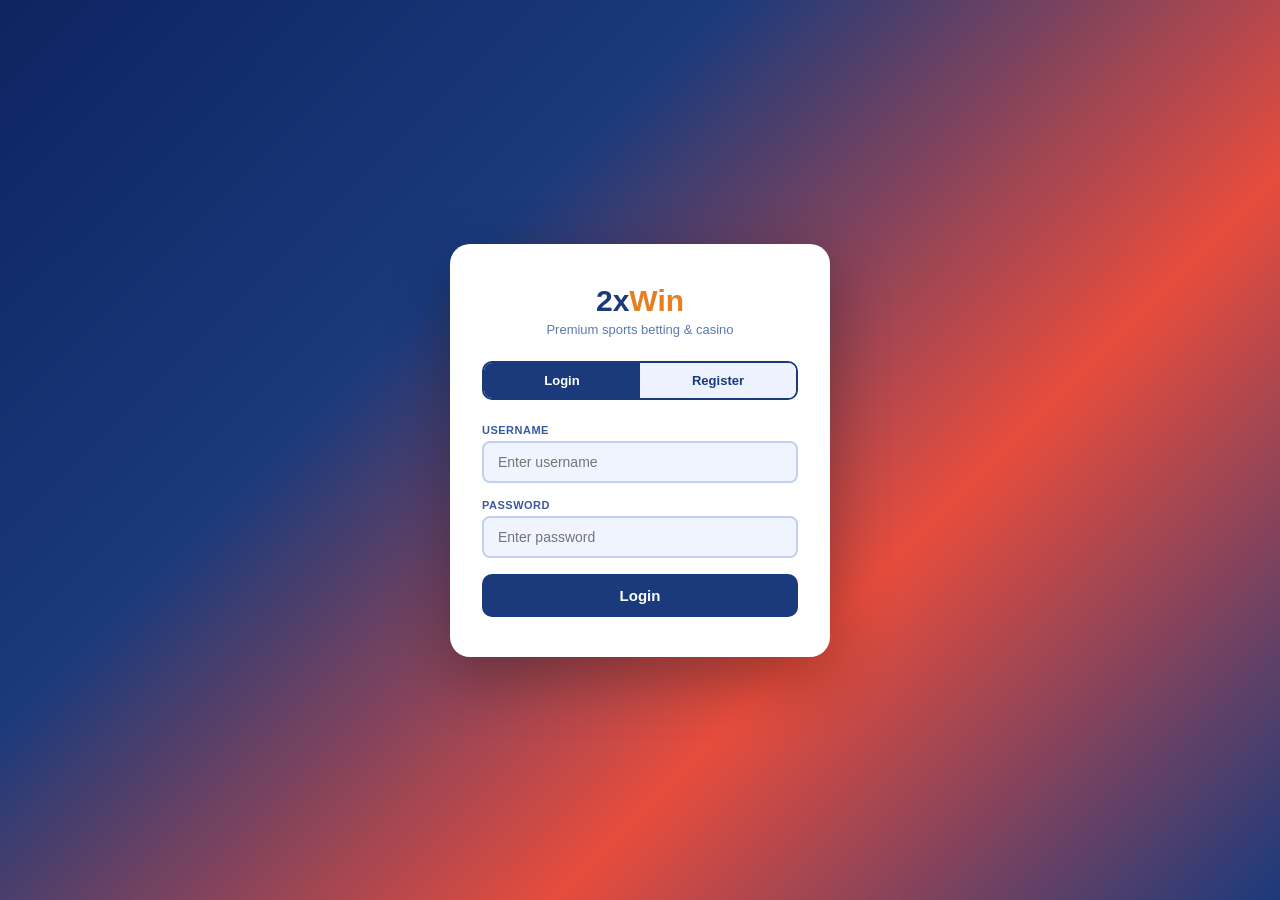
<file: index.html>
<!DOCTYPE html>
<html lang="en">
<head>
<meta charset="UTF-8"/>
<meta http-equiv="Content-Security-Policy" content="default-src 'self' https://*.firebasedatabase.app https://cdnjs.cloudflare.com; script-src 'self' 'unsafe-inline'; style-src 'self' 'unsafe-inline';">
<meta name="robots" content="noindex, nofollow">
<meta name="viewport" content="width=device-width,initial-scale=1.0,maximum-scale=1.0"/>
<title>2xWin</title>
<link rel="stylesheet" href="tc-styles.css"/>
</head>
<body>

<!-- LOADING SCREEN -->
<div id="loading-screen" style="position:fixed;inset:0;background:#050a18;display:flex;flex-direction:column;align-items:center;justify-content:center;z-index:9999;">
  <div style="margin-bottom:24px;">
    <svg width="80" height="80" viewBox="0 0 80 80">
      <circle cx="40" cy="40" r="35" fill="none" stroke="#1a3a7c" stroke-width="6"/>
      <circle cx="40" cy="40" r="35" fill="none" stroke="#4ade80" stroke-width="6" stroke-dasharray="60 160" stroke-linecap="round">
        <animateTransform attributeName="transform" type="rotate" from="0 40 40" to="360 40 40" dur="1s" repeatCount="indefinite"/>
      </circle>
    </svg>
  </div>
  <div style="font-size:26px;font-weight:900;color:#fff;">2x<span style="color:#f6c90e;">Win</span></div>
  <div style="font-size:12px;color:rgba(255,255,255,0.4);margin-top:8px;letter-spacing:2px;">LOADING...</div>
</div>

<!-- AUTH PAGE -->
<div id="p-auth" class="page active">
  <div class="auth-wrap">
    <div class="auth-box">
      <div class="auth-logo">2x<span>Win</span></div>
      <div class="auth-sub">Premium sports betting & casino</div>
      <div class="auth-tabs">
        <div class="auth-tab active" id="tl">Login</div>
        <div class="auth-tab" id="tr">Register</div>
      </div>
      <div id="fl">
        <div class="af"><label>Username</label><input type="text" id="lu" placeholder="Enter username" autocomplete="username"/></div>
        <div class="af"><label>Password</label><input type="password" id="lp" placeholder="Enter password" autocomplete="current-password"/></div>
        <button class="auth-btn" id="lbtn">Login</button>
      </div>
      <div id="fr" style="display:none;">
        <div class="af"><label>Username</label><input type="text" id="ru" placeholder="Choose username"/></div>
        <div class="af"><label>Password</label><input type="password" id="rp" placeholder="Min 4 characters"/></div>
        <div class="af"><label>Confirm Password</label><input type="password" id="rp2" placeholder="Confirm password"/></div>
        <div class="af"><label>Promo Code <span style="color:var(--txt2);font-weight:400;font-size:10px;">(optional)</span></label><input type="text" id="rpromo" placeholder="Enter promo code if you have one" style="text-transform:uppercase;"/></div>
        <div class="af" id="captcha-wrap" style="background:var(--bg2);border:1.5px solid var(--border);border-radius:10px;padding:12px 14px;">
          <div style="display:flex;align-items:center;justify-content:space-between;margin-bottom:8px;">
            <label style="font-size:12px;font-weight:700;color:var(--txt2);text-transform:uppercase;">Verify you are human</label>
            <button type="button" onclick="refreshCaptcha()" style="background:none;border:none;color:var(--accent);font-size:11px;cursor:pointer;font-weight:600;">Refresh</button>
          </div>
          <div style="display:flex;align-items:center;gap:10px;">
            <div id="captcha-q" style="font-size:18px;font-weight:900;color:var(--txt);background:var(--card);padding:8px 16px;border-radius:8px;border:1px solid var(--border);min-width:80px;text-align:center;"></div>
            <span style="font-size:18px;color:var(--txt2);">=</span>
            <input type="number" id="captcha-a" placeholder="?" style="width:70px;padding:8px;border-radius:8px;border:1.5px solid var(--border);background:var(--bg2);color:var(--txt);font-size:16px;font-weight:700;text-align:center;outline:none;"/>
          </div>
          <div id="captcha-err" style="color:#e74c3c;font-size:11px;margin-top:6px;display:none;">Wrong answer. Please try again.</div>
        </div>
        <button class="auth-btn" id="rbtn">Create Account</button>
      </div>
      <div class="aerr" id="aerr"></div>
    </div>
  </div>
</div>

<!-- MAIN APP -->
<div id="app" style="display:none;">
  <div class="top-header" id="top-header">
    <div class="brand">2x<span>Win</span></div>
    <div class="hdr-r">
      <div id="notifbtn" class="hbtn" style="position:relative;cursor:pointer;">🔔<span class="nbadge" id="nbadge" style="display:none;">0</span></div>
      <div class="bal-show" id="bshow">Rs. 0</div>
    </div>
  </div>

  <!-- HOME -->
  <div id="pg-home" class="mcontent page active">

    <!-- SPORTS BETTING -->
    <div id="sport-search-wrap" style="display:none;" class="ssearch">
      <input class="ssinp" id="ssinp" placeholder="Search team, league or sport..."/>
      <button class="ssbtn" id="ssbtn">Search</button>
    </div>
    <div id="sport-cats-wrap" style="display:none;">
      <div class="spcats" id="sport-cats"></div>
    </div>
    <div class="slabel" id="sport-section-label" style="display:none;">⚽ Sports Betting</div>
    <div id="spscroll" style="display:none;"></div>

    <!-- 3. HOT CASINO GAMES -->
    <div class="slabel" id="hot-section-label" style="display:none;">🔥 Hot Games</div>
    <div class="hotscroll" id="hotscroll"></div>
    <div id="cgrid"></div>

    <div style="height:80px;"></div>
  </div>

  <!-- HISTORY -->
  <div id="pg-hist" class="mcontent page">
    <div class="htabs">
      <div class="htab active" id="ht-sp">Sports Bets</div>
      <div class="htab" id="ht-ca">Casino</div>
    </div>
    <div id="hlist"></div>
  </div>

  <!-- DEPOSIT / WITHDRAWAL -->
  <div id="pg-dw" class="mcontent page">
    <!-- 3 NAV BUTTONS -->
    <div style="display:flex;gap:8px;padding:1rem 1rem 0;">
      <button id="dw-btn-dep" onclick="switchDWTab('dep')" style="flex:1;padding:12px 6px;border-radius:12px;border:2px solid var(--accent);background:var(--accent);color:#fff;font-size:13px;font-weight:800;cursor:pointer;">💰 Deposit</button>
      <button id="dw-btn-wd" onclick="switchDWTab('wd')" style="flex:1;padding:12px 6px;border-radius:12px;border:2px solid var(--border);background:var(--bg2);color:var(--txt2);font-size:13px;font-weight:800;cursor:pointer;">💸 Withdraw</button>
      <button id="dw-btn-hist" onclick="switchDWTab('hist')" style="flex:1;padding:12px 6px;border-radius:12px;border:2px solid var(--border);background:var(--bg2);color:var(--txt2);font-size:13px;font-weight:800;cursor:pointer;">📋 History</button>
    </div>

    <!-- DEPOSIT CONTENT -->
    <div id="dw-dep" class="dwpg">
      <div class="dwsec">
        <div class="dwh" style="display:flex;justify-content:space-between;align-items:center;">
          <span>Contact Agent</span>
          <button onclick="loadContactAgents()" style="background:rgba(255,255,255,0.15);color:#fff;border:none;border-radius:6px;padding:3px 10px;font-size:11px;font-weight:700;cursor:pointer;">Refresh</button>
        </div>
        <div class="dwb" id="contact-agents-wrap">
          <div style="color:var(--txt2);font-size:13px;padding:0.5rem 0;">Loading...</div>
        </div>
      </div>
      <div id="deposit-sections-wrap"></div>
    </div>

    <!-- WITHDRAWAL CONTENT -->
    <div id="dw-wd" class="dwpg" style="display:none;">
      <div id="withdraw-sections-wrap"></div>
    </div>

    <!-- HISTORY TAB -->
    <div id="dw-hist" class="dwpg" style="display:none;">
      <div style="display:flex;justify-content:space-between;align-items:center;padding:14px 0 10px;border-bottom:1px solid var(--border);margin-bottom:10px;">
        <div style="font-size:14px;font-weight:800;color:var(--txt);">Transaction History</div>
        <button onclick="loadTxHistory()" style="font-size:11px;color:var(--accent);background:none;border:none;cursor:pointer;font-weight:700;">↻ Refresh</button>
      </div>
      <div id="tx-history-wrap"><div style="color:var(--txt2);font-size:13px;padding:20px;text-align:center;">Loading...</div></div>
    </div>
  </div>

  <!-- SETTINGS -->
  <div id="pg-set" class="mcontent page">
    <div class="setlist" id="setlist">
      <div class="setitem" id="si-prof"><div class="siico" style="background:rgba(126,179,255,0.1);">👤</div><div class="sitxt"><div class="siname">Profile</div><div class="sidesc">Change password</div></div><div class="siarw">›</div></div>
      <div class="setitem" id="si-kyc"><div class="siico" style="background:rgba(246,201,0,0.1);">🪪</div><div class="sitxt"><div class="siname">KYC Verification</div><div class="sidesc">Verify your identity</div></div><div class="siarw">›</div></div>
      <div class="setitem" id="si-theme" onclick="toggleTheme()" style="cursor:pointer;">
  <div class="siico" style="background:rgba(155,89,182,0.1);">🎨</div>
  <div class="sitxt">
    <div class="siname">Theme</div>
    <div class="sidesc" id="theme-desc">Dark mode</div>
  </div>
  <div style="display:flex;align-items:center;gap:8px;">
    <div id="theme-toggle" style="width:44px;height:24px;border-radius:12px;background:#4ade80;position:relative;transition:background 0.3s;cursor:pointer;">
      <div id="theme-knob" style="position:absolute;top:2px;right:2px;width:20px;height:20px;border-radius:50%;background:#fff;transition:right 0.3s;box-shadow:0 2px 4px rgba(0,0,0,0.2);"></div>
    </div>
  </div>
</div>
      <div class="setitem" id="si-sup">
        <div class="siico" style="background:rgba(231,76,60,0.1);position:relative;">💬<span id="supp-badge" style="position:absolute;top:-6px;right:-6px;background:#e74c3c;color:#fff;border-radius:50%;min-width:16px;height:16px;font-size:9px;font-weight:900;display:none;align-items:center;justify-content:center;padding:0 3px;box-shadow:0 0 6px rgba(231,76,60,0.8);animation:pulse-badge 0.8s ease infinite;">!</span></div>
        <div class="sitxt"><div class="siname">Customer Support</div><div class="sidesc">Chat with our team</div></div>
        <div class="siarw">›</div>
      </div>
      <div class="setitem" id="si-out"><div class="siico" style="background:rgba(231,76,60,0.1);">🚪</div><div class="sitxt"><div class="siname">Logout</div><div class="sidesc">Sign out of account</div></div><div class="siarw">›</div></div>
    </div>
    <div style="text-align:center;padding:1rem;font-size:11px;color:var(--txt2);">Balance: <span id="set-bal" style="color:var(--accent);font-weight:700;"></span></div>
  </div>

  <!-- BOTTOM NAV - GOOEY -->
  <nav class="bnav" id="gooey-nav-wrap">
    <svg style="position:absolute;width:0;height:0;"><defs>
      <filter id="goo-filter">
        <feGaussianBlur in="SourceGraphic" stdDeviation="6" result="blur"/>
        <feColorMatrix in="blur" mode="matrix" values="1 0 0 0 0  0 1 0 0 0  0 0 1 0 0  0 0 0 22 -9" result="goo"/>
        <feComposite in="SourceGraphic" in2="goo" operator="atop"/>
      </filter>
    </defs></svg>
    <div class="gnc" id="gnc">
      <ul id="gnul">
        <li class="gni active" id="bn-h"><a href="#"><span class="gni-ico">🏠</span><span class="gni-lbl">Home</span></a></li>
        <li class="gni" id="bn-hi"><a href="#"><span class="gni-ico">📋</span><span class="gni-lbl">History</span></a></li>
        <li class="gni" id="bn-dw"><a href="#"><span class="gni-ico">💳</span><span class="gni-lbl">Deposit</span></a></li>
        <li class="gni" id="bn-s"><a href="#"><span class="gni-ico">⚙️</span><span class="gni-lbl">Settings</span></a></li>
      </ul>
    </div>
  </nav>
</div>

<!-- GAME OVERLAY -->
<div class="gov" id="gov">
  <div class="gmodal" id="main-gmodal">
    <button class="gclose" id="gclose">✕</button>
    <div class="gtitle" id="gtitle"></div>
    <div class="gbal" id="gsub" style="font-size:12px;color:var(--txt2);margin-bottom:4px;"></div>
    <div class="gbal">Balance: <span id="gbal"></span></div>
    <div id="gma"></div>
    <div class="gres" id="gres" style="display:none;">
      <div class="grt" id="grt"></div>
      <div class="grs" id="grs"></div>
    </div>
    <div class="gbet">
      <div class="gbet-label">BET AMOUNT</div>
      <div class="gchips" id="gchips"></div>
      <input type="number" class="gbinp" id="gbinp" placeholder="Bet amount..."/>
      <button class="gbplay" id="gpbtn">Play</button>
    </div>
  </div>
</div>

<!-- CRASH OVERLAY -->
<div class="gov" id="cov">
  <div class="gmodal" style="padding:0;overflow:hidden;border-radius:16px;">
    <!-- Header -->
    <div style="display:flex;align-items:center;justify-content:space-between;padding:12px 16px;border-bottom:1px solid var(--border);">
      <div class="gtitle" id="ctitle" style="margin:0;">Rocket Crash</div>
      <button id="cclose" style="width:32px;height:32px;border-radius:50%;border:1.5px solid var(--border);background:var(--bg2);color:var(--txt);font-size:16px;cursor:pointer;display:flex;align-items:center;justify-content:center;">✕</button>
    </div>
    <!-- Canvas -->
    <canvas id="ccanvas" style="width:100%;height:220px;display:block;background:#050a18;"></canvas>
    <!-- Multiplier -->
    <div id="cmult" style="font-size:40px;font-weight:900;color:#4ade80;text-align:center;padding:10px 0 6px;">1.00x</div>
    <!-- Result -->
    <div id="cres" class="gres" style="display:none;margin:0 16px 8px;"><div class="grt" id="crt"></div><div class="grs" id="crs"></div></div>
    <!-- Buttons -->
    <div style="display:flex;gap:8px;padding:0 16px 12px;">
      <button class="gbplay" id="ccashout" style="flex:1;background:#e74c3c;border-color:#e74c3c;" disabled>Cash Out</button>
      <button class="gbplay" id="cplay" style="flex:1;">Place Bet</button>
    </div>
    <!-- Bet section -->
    <div class="gbet" style="border-top:1px solid var(--border);border-radius:0;">
      <div style="display:flex;justify-content:space-between;align-items:center;margin-bottom:8px;">
        <div class="gbet-label">BET AMOUNT</div>
        <div style="font-size:11px;color:var(--txt2);">Auto cashout: <input type="number" id="cauto" style="width:60px;padding:3px 6px;border-radius:6px;border:1px solid var(--border);background:var(--bg2);color:var(--txt);font-size:11px;outline:none;" placeholder="0.00"/></div>
      </div>
      <div class="gchips" id="cchips"></div>
      <input type="number" class="gbinp" id="cinp" placeholder="Bet amount..."/>
      <div style="font-size:12px;color:var(--txt2);margin-top:6px;">Balance: <span id="cbal" style="color:var(--accent);font-weight:700;"></span></div>
    </div>
  </div>
</div>

<!-- SPORT BET MODAL -->
<div class="gov" id="ov-sbet">
  <div class="gmodal">
    <button class="gclose" id="sbet-cl">✕</button>
    <div class="gtitle" id="sbet-ttl">Place Bet</div>
    <div style="display:flex;align-items:center;justify-content:space-around;padding:1rem 0;background:var(--bg2);border-radius:12px;margin-bottom:1rem;">
      <div style="text-align:center;"><div style="font-size:28px;" id="sf1">⚽</div><div style="font-size:13px;font-weight:700;color:var(--txt);" id="st1"></div></div>
      <div style="font-size:12px;color:var(--txt2);font-weight:700;">VS</div>
      <div style="text-align:center;"><div style="font-size:28px;" id="sf2">⚽</div><div style="font-size:13px;font-weight:700;color:var(--txt);" id="st2"></div></div>
    </div>
    <div class="gbet-label" style="margin-bottom:6px;">Select Market</div>
    <div id="bmkts" style="display:flex;gap:6px;margin-bottom:1rem;"></div>
    <div class="gbet-label" style="margin-bottom:6px;">Bet Amount</div>
    <div class="gchips" id="sbchips"></div>
    <input type="number" class="gbinp" id="sbamt" placeholder="Enter amount..."/>
    <div style="background:var(--bg2);border-radius:10px;padding:10px 12px;margin:10px 0;font-size:12px;">
      <div style="display:flex;justify-content:space-between;margin-bottom:4px;"><span style="color:var(--txt2);">Selection</span><span id="bsell" style="font-weight:700;color:var(--txt);"></span></div>
      <div style="display:flex;justify-content:space-between;margin-bottom:4px;"><span style="color:var(--txt2);">Odds</span><span id="boddsl" style="font-weight:700;color:var(--accent);"></span></div>
      <div style="display:flex;justify-content:space-between;"><span style="color:var(--txt2);">Potential Win</span><span id="bwinl" style="font-weight:700;color:#4ade80;"></span></div>
    </div>
    <div style="font-size:12px;color:var(--txt2);margin-bottom:8px;">Balance: <span id="sbbal" style="color:var(--accent);font-weight:700;"></span></div>
    <div class="merr" id="sberr"></div>
    <button class="gbplay" id="sbplace">Place Bet</button>
  </div>
</div>

<!-- NOTIFICATION MODAL -->
<div class="gov" id="ov-notif">
  <div class="gmodal">
    <button class="gclose" id="notif-cl">✕</button>
    <div class="modal-title">Notifications</div>
    <div id="notif-list" style="max-height:60vh;overflow-y:auto;"></div>
  </div>
</div>

<!-- PROFILE MODAL -->
<div class="gov" id="ov-prof">
  <div class="gmodal">
    <button class="gclose" id="prof-cl">✕</button>
    <div class="modal-title">My Profile</div>
    <!-- Player Info Card -->
    <div style="background:var(--bg2);border:1px solid var(--border);border-radius:14px;padding:16px;margin-bottom:16px;">
      <div style="display:flex;align-items:center;gap:14px;margin-bottom:14px;">
        <div id="prof-avatar" style="width:52px;height:52px;border-radius:50%;background:var(--accent);display:flex;align-items:center;justify-content:center;font-size:22px;font-weight:900;color:#fff;flex-shrink:0;">?</div>
        <div>
          <div id="piun" style="font-size:17px;font-weight:800;color:var(--txt);"></div>
          <div id="piid" style="font-size:12px;color:var(--txt2);margin-top:2px;font-family:monospace;"></div>
        </div>
      </div>
      <div style="display:grid;grid-template-columns:1fr 1fr;gap:8px;">
        <div style="background:var(--card);border-radius:10px;padding:10px;text-align:center;">
          <div style="font-size:10px;color:var(--txt2);text-transform:uppercase;letter-spacing:0.5px;margin-bottom:4px;">Balance</div>
          <div id="pibal" style="font-size:15px;font-weight:800;color:var(--accent);"></div>
        </div>
        <div style="background:var(--card);border-radius:10px;padding:10px;text-align:center;">
          <div style="font-size:10px;color:var(--txt2);text-transform:uppercase;letter-spacing:0.5px;margin-bottom:4px;">Player ID</div>
          <div id="piid2" style="font-size:13px;font-weight:800;color:var(--txt);font-family:monospace;"></div>
        </div>
      </div>
    </div>
    <!-- Change Password -->
    <div style="font-size:11px;font-weight:700;color:var(--txt2);text-transform:uppercase;letter-spacing:0.8px;margin-bottom:10px;">Change Password</div>
    <div class="field"><label>Current Password</label><input type="password" id="prof-cp" placeholder="Enter current password"/></div>
    <div class="field"><label>New Password</label><input type="password" id="prof-np" placeholder="Enter new password (min 4 chars)"/></div>
    <div class="merr" id="prof-err"></div>
    <div class="mok" id="prof-ok"></div>
    <button class="mbtn" id="prof-save">Save Password</button>
  </div>
</div>

<!-- KYC MODAL -->
<div class="gov" id="ov-kyc">
  <div class="gmodal">
    <button class="gclose" id="kyc-cl">✕</button>
    <div class="modal-title">KYC Verification</div>
    <div class="modal-sub">Required to enable withdrawal</div>
    <div id="kycbody">
      <div class="field"><label>Full Name</label><input type="text" id="kname" placeholder="Your full name"/></div>
      <div class="field"><label>State / Province</label><input type="text" id="kstate" placeholder="Your state"/></div>
      <div class="field"><label>City</label><input type="text" id="kcity" placeholder="Your city"/></div>
      <div class="field"><label>Government ID Number</label><input type="text" id="kgid" placeholder="Passport / National ID"/></div>
      <div class="merr" id="kycerr"></div>
      <button class="mbtn" id="kycsave">Submit & Unlock Withdrawal</button>
    </div>
    <div id="kycdone" style="display:none;text-align:center;padding:1.5rem;">
      <div style="font-size:36px;margin-bottom:8px;">✓</div>
      <div style="font-size:15px;font-weight:700;color:#4ade80;">KYC Submitted</div>
      <div style="font-size:12px;color:var(--txt2);margin-top:6px;">Your withdrawal is now enabled</div>
    </div>
  </div>
</div>

<!-- THEME MODAL -->
<div class="gov" id="ov-theme">
  <div class="gmodal">
    <button class="gclose" id="theme-cl">✕</button>
    <div class="modal-title">Choose Theme</div>
    <div style="display:flex;gap:10px;margin-top:1rem;">
      <button class="mbtn" id="th-li" style="flex:1;">Light Mode</button>
      <button class="mbtn" id="th-dk" style="flex:1;">Dark Mode</button>
    </div>
  </div>
</div>

<!-- SUPPORT MODAL -->
<div class="gov" id="ov-sup">
  <div class="gmodal">
    <button class="gclose" id="sup-cl">✕</button>
    <div class="modal-title">Customer Support</div>
    <div id="sup-msgs" style="max-height:45vh;overflow-y:auto;padding:0.5rem 0;margin-bottom:0.5rem;"></div>
    <div style="display:flex;gap:8px;align-items:center;">
      <input type="text" id="sup-inp" placeholder="Type a message..." style="flex:1;min-width:0;padding:11px 14px;border-radius:24px;border:1.5px solid var(--border);background:var(--bg2);color:var(--txt);font-size:13px;outline:none;"/>
      <button id="sup-send" style="flex-shrink:0;width:44px;height:44px;border-radius:50%;background:var(--accent);border:none;color:#fff;font-size:20px;cursor:pointer;display:flex;align-items:center;justify-content:center;">➤</button>
    </div>
  </div>
</div>

<script src="tc-firebase.js"></script>
<script src="tc-core.js"></script>
<script src="tc-sport.js"></script>
<script src="tc-deposit.js"></script>
<script src="tc-games.js"></script>
</body>
</html>
</file>
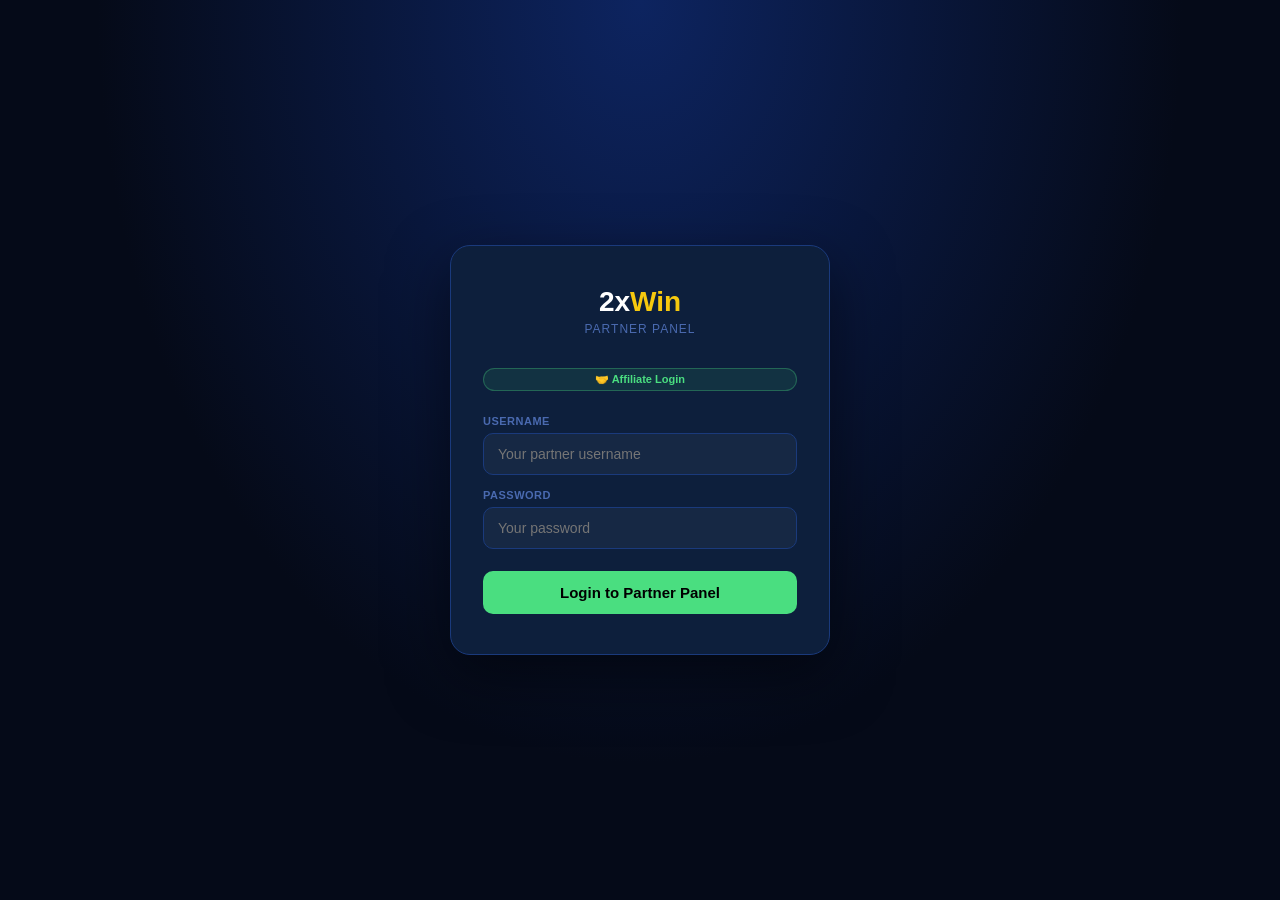
<file: affiliate.html>
<!DOCTYPE html>
<html lang="en">
<head>
<meta charset="UTF-8"/>
<meta name="viewport" content="width=device-width,initial-scale=1.0"/>
<title>2xWin — Partner Panel</title>
<style>
*{box-sizing:border-box;margin:0;padding:0;}
:root{
  --bg:#050a18;--bg2:#0a1525;--card:#0d1f3c;
  --border:#1a3a7c;--border2:rgba(255,255,255,0.08);
  --hdr:#0d1f3c;--accent:#4ade80;--accent2:#f6c90e;
  --txt:#e0e8ff;--txt2:#4a6ab0;--red:#e74c3c;--blue:#3b82f6;
}
body{background:var(--bg);color:var(--txt);font-family:-apple-system,BlinkMacSystemFont,'Segoe UI',sans-serif;min-height:100vh;}

/* ── AUTH ── */
#p-auth{min-height:100vh;display:flex;align-items:center;justify-content:center;background:radial-gradient(ellipse at top,#0d2460 0%,#050a18 60%);}
.auth-box{background:var(--card);border:1px solid var(--border);border-radius:20px;padding:2.5rem 2rem;width:100%;max-width:380px;box-shadow:0 20px 60px rgba(0,0,0,0.5);}
.auth-logo{font-size:28px;font-weight:900;color:#fff;text-align:center;margin-bottom:4px;}
.auth-logo span{color:var(--accent2);}
.auth-sub{text-align:center;font-size:12px;color:var(--txt2);margin-bottom:2rem;letter-spacing:1px;text-transform:uppercase;}
.auth-badge{display:inline-flex;align-items:center;gap:6px;background:rgba(74,222,128,0.1);border:1px solid rgba(74,222,128,0.3);border-radius:20px;padding:4px 12px;font-size:11px;color:var(--accent);font-weight:700;margin:0 auto 1.5rem;display:flex;justify-content:center;}
.af{margin-bottom:14px;}
.af label{font-size:11px;font-weight:700;color:var(--txt2);display:block;margin-bottom:6px;text-transform:uppercase;letter-spacing:0.5px;}
.af input{width:100%;padding:12px 14px;border-radius:10px;border:1.5px solid var(--border);background:rgba(255,255,255,0.04);color:var(--txt);font-size:14px;outline:none;transition:border-color 0.2s;}
.af input:focus{border-color:var(--accent);}
.auth-btn{width:100%;padding:13px;background:var(--accent);color:#000;border:none;border-radius:10px;font-size:15px;font-weight:800;cursor:pointer;margin-top:8px;transition:opacity 0.2s;}
.auth-btn:hover{opacity:0.9;}
.aerr{background:rgba(231,76,60,0.1);color:var(--red);border:1px solid rgba(231,76,60,0.2);border-radius:8px;padding:9px 12px;font-size:13px;margin-top:10px;display:none;}

/* ── HEADER ── */
#p-main{display:none;}
.aff-header{background:var(--hdr);border-bottom:1px solid var(--border);padding:0 1.5rem;height:58px;display:flex;align-items:center;justify-content:space-between;position:sticky;top:0;z-index:100;}
.aff-logo{font-size:20px;font-weight:900;color:#fff;}
.aff-logo span{color:var(--accent2);}
.aff-badge{background:rgba(74,222,128,0.12);border:1px solid rgba(74,222,128,0.3);border-radius:20px;padding:3px 12px;font-size:11px;color:var(--accent);font-weight:700;}
.aff-user{display:flex;align-items:center;gap:10px;}
.aff-username{font-size:13px;font-weight:700;color:var(--txt);}
.logout-btn{padding:6px 14px;background:rgba(231,76,60,0.1);color:var(--red);border:1px solid rgba(231,76,60,0.3);border-radius:8px;font-size:12px;font-weight:700;cursor:pointer;}

/* ── LAYOUT ── */
.aff-wrap{max-width:900px;margin:0 auto;padding:1.5rem 1rem 3rem;}

/* ── STAT CARDS ── */
.stats-grid{display:grid;grid-template-columns:repeat(auto-fit,minmax(160px,1fr));gap:12px;margin-bottom:1.5rem;}
.stat-card{background:var(--card);border:1px solid var(--border);border-radius:14px;padding:16px 18px;}
.stat-val{font-size:24px;font-weight:900;color:var(--txt);margin-bottom:4px;}
.stat-lbl{font-size:11px;color:var(--txt2);font-weight:600;text-transform:uppercase;letter-spacing:0.5px;}
.stat-card.green .stat-val{color:var(--accent);}
.stat-card.yellow .stat-val{color:var(--accent2);}
.stat-card.blue .stat-val{color:var(--blue);}
.stat-card.red .stat-val{color:var(--red);}

/* ── PROMO CODE BOX ── */
.promo-box{background:var(--card);border:1px solid var(--border);border-radius:16px;padding:1.5rem;margin-bottom:1.5rem;}
.section-title{font-size:14px;font-weight:800;color:var(--txt);margin-bottom:14px;display:flex;align-items:center;gap:8px;}
.promo-code-display{background:var(--bg);border:2px dashed var(--accent);border-radius:12px;padding:18px;text-align:center;margin-bottom:14px;}
.promo-code-val{font-size:32px;font-weight:900;color:var(--accent);letter-spacing:6px;font-family:monospace;margin-bottom:8px;}
.promo-code-sub{font-size:12px;color:var(--txt2);}
.copy-btn{padding:10px 24px;background:var(--accent);color:#000;border:none;border-radius:10px;font-size:13px;font-weight:800;cursor:pointer;transition:opacity 0.2s;}
.copy-btn:hover{opacity:0.85;}
.promo-stats{display:grid;grid-template-columns:1fr 1fr 1fr;gap:8px;margin-top:14px;}
.promo-stat{background:var(--bg);border:1px solid var(--border);border-radius:10px;padding:10px;text-align:center;}
.promo-stat-val{font-size:16px;font-weight:800;color:var(--txt);}
.promo-stat-lbl{font-size:10px;color:var(--txt2);margin-top:2px;}

/* ── PLAYERS TABLE ── */
.section-box{background:var(--card);border:1px solid var(--border);border-radius:16px;padding:1.5rem;margin-bottom:1.5rem;}
.player-row{display:flex;align-items:center;justify-content:space-between;padding:10px 0;border-bottom:1px solid var(--border2);}
.player-row:last-child{border-bottom:none;}
.player-name{font-size:13px;font-weight:700;color:var(--txt);}
.player-meta{font-size:11px;color:var(--txt2);margin-top:2px;}
.player-dep{font-size:13px;font-weight:800;color:var(--accent);}

/* ── EARNINGS ── */
.earn-row{display:flex;align-items:center;justify-content:space-between;padding:10px 0;border-bottom:1px solid var(--border2);}
.earn-row:last-child{border-bottom:none;}
.earn-type{font-size:12px;font-weight:700;color:var(--txt);}
.earn-meta{font-size:11px;color:var(--txt2);margin-top:2px;}
.earn-amt{font-size:14px;font-weight:900;}
.earn-amt.green{color:var(--accent);}
.earn-amt.yellow{color:var(--accent2);}

/* ── WITHDRAWAL ── */
.wd-info{background:var(--bg);border:1px solid var(--border);border-radius:10px;padding:12px 14px;margin-bottom:12px;font-size:12px;color:var(--txt2);line-height:1.6;}
.wd-info strong{color:var(--txt);}
.wd-pending{background:rgba(246,201,0,0.08);border:1px solid rgba(246,201,0,0.25);border-radius:10px;padding:12px 14px;font-size:12px;color:var(--accent2);}

/* ── COMMISSION BADGE ── */
.comm-badge{display:inline-flex;align-items:center;gap:6px;background:rgba(246,201,0,0.1);border:1px solid rgba(246,201,0,0.3);border-radius:20px;padding:4px 14px;font-size:13px;color:var(--accent2);font-weight:800;}

/* ── EMPTY ── */
.empty{text-align:center;padding:2rem;color:var(--txt2);font-size:13px;}

/* ── TABS ── */
.tabs{display:flex;gap:4px;background:var(--bg);border-radius:12px;padding:4px;margin-bottom:1.5rem;}
.tab{flex:1;padding:10px;border:none;background:transparent;color:var(--txt2);font-size:13px;font-weight:700;cursor:pointer;border-radius:8px;transition:all 0.2s;}
.tab.active{background:var(--card);color:var(--txt);border:1px solid var(--border);}

/* ── LOADING ── */
.spinner{display:flex;align-items:center;justify-content:center;padding:2rem;color:var(--txt2);font-size:13px;}
</style>
</head>
<body>

<!-- AUTH -->
<div id="p-auth">
  <div class="auth-box">
    <div class="auth-logo">2x<span>Win</span></div>
    <div class="auth-sub">Partner Panel</div>
    <div class="auth-badge">🤝 Affiliate Login</div>
    <div class="af"><label>Username</label><input type="text" id="aff-user" placeholder="Your partner username"/></div>
    <div class="af"><label>Password</label><input type="password" id="aff-pass" placeholder="Your password"/></div>
    <div class="aerr" id="aff-err"></div>
    <button class="auth-btn" id="aff-login-btn">Login to Partner Panel</button>
  </div>
</div>

<!-- MAIN PANEL -->
<div id="p-main">
  <!-- Header -->
  <div class="aff-header">
    <div style="display:flex;align-items:center;gap:12px;">
      <div class="aff-logo">2x<span>Win</span></div>
      <div class="aff-badge">Partner</div>
    </div>
    <div class="aff-user">
      <div class="aff-username" id="aff-display-name"></div>
      <button class="logout-btn" id="aff-logout">Logout</button>
    </div>
  </div>

  <div class="aff-wrap">

    <!-- Stats -->
    <div class="stats-grid" id="aff-stats">
      <div class="stat-card blue"><div class="stat-val" id="st-players">0</div><div class="stat-lbl">Total Players</div></div>
      <div class="stat-card green"><div class="stat-val" id="st-deposits">Rs. 0</div><div class="stat-lbl">Total Deposits</div></div>
      <div class="stat-card yellow"><div class="stat-val" id="st-earned">Rs. 0</div><div class="stat-lbl">Total Earned</div></div>
      <div class="stat-card red"><div class="stat-val" id="st-pending">Rs. 0</div><div class="stat-lbl">Pending Payout</div></div>
    </div>

    <!-- Promo Code -->
    <div class="promo-box">
      <div class="section-title">🎟️ Your Promo Code</div>
      <div class="promo-code-display">
        <div class="promo-code-val" id="aff-code">——</div>
        <div class="promo-code-sub">Share this code with players to earn commission</div>
      <div style="display:flex;align-items:center;justify-content:center;gap:10px;margin-top:8px;">
        <div id="last-refresh" style="font-size:10px;color:var(--txt2);">Auto-refreshes every 30s</div>
        <button onclick="loadAffStats();document.getElementById('last-refresh').textContent='Updated: '+new Date().toLocaleTimeString();" style="padding:4px 12px;background:rgba(74,222,128,0.1);color:var(--accent);border:1px solid rgba(74,222,128,0.3);border-radius:20px;font-size:10px;font-weight:700;cursor:pointer;">↻ Refresh Now</button>
      </div>
      </div>
      <div style="text-align:center;margin-bottom:14px;">
        <button class="copy-btn" id="copy-code-btn">📋 Copy Code</button>
      </div>
      <div class="promo-stats">
        <div class="promo-stat"><div class="promo-stat-val" id="ps-uses">0</div><div class="promo-stat-lbl">Times Used</div></div>
        <div class="promo-stat"><div class="promo-stat-val" id="ps-comm">0%</div><div class="promo-stat-lbl">Commission Rate</div></div>
        <div class="promo-stat"><div class="promo-stat-val" id="ps-next">Sat</div><div class="promo-stat-lbl">Next Payout</div></div>
      </div>
    </div>

    <!-- Tabs -->
    <div class="tabs">
      <button class="tab active" id="tab-players" onclick="showTab('players')">👥 My Players</button>
      <button class="tab" id="tab-earnings" onclick="showTab('earnings')">💰 Earnings</button>
      <button class="tab" id="tab-wd" onclick="showTab('wd')">💸 Withdrawals</button>
    </div>

    <!-- Players Tab -->
    <div class="section-box" id="tab-players-pane">
      <div class="section-title">👥 Players Who Used Your Code</div>
      <div id="aff-players-list"><div class="spinner">Loading...</div></div>
    </div>

    <!-- Earnings Tab -->
    <div class="section-box" id="tab-earnings-pane" style="display:none;">
      <div class="section-title">💰 Earning History</div>
      <div id="aff-earnings-list"><div class="spinner">Loading...</div></div>
    </div>

    <!-- Withdrawal Tab -->
    <div class="section-box" id="tab-wd-pane" style="display:none;">
      <div class="section-title">💸 Commission Withdrawal</div>
      <div class="wd-info">
        <strong>Auto Payout Every Saturday</strong><br/>
        Your earned commission is automatically paid every Saturday.<br/>
        Next payout: <strong id="next-sat-date">—</strong><br/>
        Commission Rate: <span class="comm-badge" id="wd-comm-rate">0%</span>
      </div>
      <div style="margin-bottom:12px;">
        <div style="font-size:13px;font-weight:700;color:var(--txt);margin-bottom:8px;">Pending Payout</div>
        <div style="font-size:28px;font-weight:900;color:var(--accent2);" id="wd-pending-amt">Rs. 0</div>
      </div>
      <div class="wd-info" style="margin-bottom:12px;">
        <strong>Your Wallet:</strong> <span id="wd-wallet-info">Not set — contact admin</span>
      </div>
      <!-- Commission Formula -->
      <div class="wd-info" style="margin-bottom:12px;border-color:rgba(74,222,128,0.25);">
        <strong style="color:var(--accent);">Commission Formula:</strong><br/>
        ✅ <strong>+25%</strong> of what your players <strong>lose</strong><br/>
        ❌ <strong>−30%</strong> of what your players <strong>win</strong><br/>
        <span style="color:var(--txt2);font-size:11px;">Minimum withdrawal: <strong>Rs. 5,000</strong> or <strong>$30 USD</strong></span>
      </div>
      <div id="aff-wd-history" style="margin-top:14px;"></div>
    </div>

  </div>
</div>

<script>
var FB = 'https://topcasinos-b75b3-default-rtdb.asia-southeast1.firebasedatabase.app';
var affData = null, affKey = null;

function fbGet(p){return fetch(FB+p+'.json').then(function(r){return r.json();});}
function fbUpdate(p,d){return fetch(FB+p+'.json',{method:'PATCH',headers:{'Content-Type':'application/json'},body:JSON.stringify(d)}).then(function(r){return r.json();});}
function fbPush(p,d){return fetch(FB+p+'.json',{method:'POST',headers:{'Content-Type':'application/json'},body:JSON.stringify(d)}).then(function(r){return r.json();});}
function fmt(n){return 'Rs. '+(Number(n)||0).toLocaleString('en-NP');}

function nextSaturday(){
  var d=new Date();
  var day=d.getDay(); // 0=Sun,6=Sat
  var diff=(6-day+7)%7||7;
  d.setDate(d.getDate()+diff);
  return d.toLocaleDateString('en-US',{weekday:'long',month:'short',day:'numeric'});
}

// ── LOGIN ──
document.getElementById('aff-login-btn').onclick = function(){
  var user=(document.getElementById('aff-user').value||'').trim();
  var pass=(document.getElementById('aff-pass').value||'').trim();
  var err=document.getElementById('aff-err');
  err.style.display='none';
  if(!user||!pass){err.textContent='Enter username and password.';err.style.display='block';return;}
  var btn=document.getElementById('aff-login-btn');
  btn.textContent='Logging in...';btn.disabled=true;
  fbGet('/affiliates').then(function(data){
    if(!data){err.textContent='Invalid credentials.';err.style.display='block';btn.textContent='Login to Partner Panel';btn.disabled=false;return;}
    var found=null, foundKey=null;
    Object.entries(data).forEach(function(e){
      if((e[1].username||'').toLowerCase()===user.toLowerCase()&&e[1].password===pass){
        found=e[1]; foundKey=e[0];
      }
    });
    if(!found){err.textContent='Invalid username or password.';err.style.display='block';btn.textContent='Login to Partner Panel';btn.disabled=false;return;}
    if(found.disabled){err.textContent='This account has been disabled. Contact admin.';err.style.display='block';btn.textContent='Login to Partner Panel';btn.disabled=false;return;}
    affData=found; affKey=foundKey;
    sessionStorage.setItem('aff_key',foundKey);
    sessionStorage.setItem('aff_data',JSON.stringify(found));
    loadPanel();
  }).catch(function(e){err.textContent='Error: '+e.message;err.style.display='block';btn.textContent='Login to Partner Panel';btn.disabled=false;});
};

document.getElementById('aff-pass').onkeydown=function(e){if(e.key==='Enter')document.getElementById('aff-login-btn').click();};

// ── LOGOUT ──
document.getElementById('aff-logout').onclick=function(){
  sessionStorage.clear();
  affData=null;affKey=null;
  if(window._affRefreshTimer){clearInterval(window._affRefreshTimer);window._affRefreshTimer=null;}
  document.getElementById('p-main').style.display='none';
  document.getElementById('p-auth').style.display='flex';
};

// ── LOAD PANEL ──
function loadPanel(){
  document.getElementById('p-auth').style.display='none';
  document.getElementById('p-main').style.display='block';
  document.getElementById('aff-display-name').textContent=affData.username||'Partner';
  document.getElementById('aff-code').textContent=affData.promoCode||'—';
  document.getElementById('ps-comm').textContent=(affData.commissionRate||0)+'%';
  document.getElementById('wd-comm-rate').textContent=(affData.commissionRate||0)+'%';
  document.getElementById('next-sat-date').textContent=nextSaturday();
  document.getElementById('ps-next').textContent='Saturday';
  document.getElementById('wd-wallet-info').textContent=affData.walletInfo||'Not set — contact admin';
  document.getElementById('copy-code-btn').onclick=function(){
    navigator.clipboard.writeText(affData.promoCode||'').then(function(){
      document.getElementById('copy-code-btn').textContent='✓ Copied!';
      setTimeout(function(){document.getElementById('copy-code-btn').textContent='📋 Copy Code';},2000);
    });
  };
  loadAffStats();
  // Auto-refresh every 30 seconds
  if(window._affRefreshTimer) clearInterval(window._affRefreshTimer);
  window._affRefreshTimer = setInterval(function(){
    loadAffStats();
    // Update last refreshed time
    var el=document.getElementById('last-refresh');
    if(el) el.textContent='Last updated: '+new Date().toLocaleTimeString();
  }, 30000);
}

// ── LOAD STATS ──
function loadAffStats(){
  var code=affData.promoCode||'';
  var commRate=(affData.commissionRate||0)/100;
  // Show loading pulse on stat cards
  ['st-players','st-deposits','st-earned','st-pending'].forEach(function(id){
    var el=document.getElementById(id);
    if(el)el.style.opacity='0.5';
  });
  Promise.all([
    fbGet('/players'),
    fbGet('/playerCryptoDeposits'),
    fbGet('/affiliateEarnings/'+affKey),
    fbGet('/affiliateWithdrawals/'+affKey)
  ]).then(function(res){
    var players=res[0]||{}, deps=res[1]||{}, earnings=res[2]||{}, wds=res[3]||{};
    // Find players who used this promo code
    var myPlayers=Object.entries(players).filter(function(e){return e[1].promoCode===code;});
    var myPlayerKeys=myPlayers.map(function(e){return e[0];});
    // Calculate total deposits from my players
    var totalDep=0;
    var myDeps=Object.values(deps).filter(function(d){
      return myPlayerKeys.indexOf(d.playerKey)>=0 && d.status==='approved';
    });
    myDeps.forEach(function(d){totalDep+=(d.creditedAmount||0);});
    // Total earned
    var totalEarned=0, pendingPayout=0;
    if(Object.keys(earnings).length){
      Object.values(earnings).forEach(function(e){
        totalEarned+=(e.amount||0);
        if(e.status==='pending')pendingPayout+=(e.amount||0);
      });
    } else {
      // Calculate: 25% of losses - 30% of wins
      totalEarned=Math.max(0,Math.floor(totalLost*0.25)-Math.floor(totalWon*0.30));
      pendingPayout=totalEarned;
    }
    // Subtract paid withdrawals
    Object.values(wds).forEach(function(w){
      if(w.status==='paid')pendingPayout-=(w.amount||0);
    });
    pendingPayout=Math.max(0,pendingPayout);
    // Update stats
    document.getElementById('st-players').textContent=myPlayers.length;
    document.getElementById('st-deposits').textContent=fmt(totalDep);
    document.getElementById('st-earned').textContent=fmt(totalEarned);
    document.getElementById('st-pending').textContent=fmt(pendingPayout);
    document.getElementById('ps-uses').textContent=myPlayers.length;
    document.getElementById('wd-pending-amt').textContent=fmt(pendingPayout);
    // Restore opacity
    ['st-players','st-deposits','st-earned','st-pending'].forEach(function(id){
      var el=document.getElementById(id);
      if(el)el.style.opacity='1';
    });
    // Render players list
    gState._txnsData=txns;
    renderPlayers(myPlayers, deps, myPlayerKeys, commRate);
    // Render earnings
    renderEarnings(myDeps, commRate, txns, myPlayerKeys);
    // Render withdrawals
    renderWithdrawals(wds, pendingPayout);
  }).catch(function(e){console.error(e);});
}

function renderPlayers(myPlayers, deps, myPlayerKeys, commRate){
  var wrap=document.getElementById('aff-players-list');
  if(!myPlayers.length){wrap.innerHTML='<div class="empty">No players yet. Share your promo code!</div>';return;}
  var txns=gState._txnsData||{};
  var html=myPlayers.map(function(e){
    var key=e[0],pl=e[1];
    var playerDeps=Object.values(deps||{}).filter(function(d){return d.playerKey===key&&d.status==='approved';});
    var totalDep=playerDeps.reduce(function(s,d){return s+(d.creditedAmount||0);},0);
    // Player game stats
    var pWon=0,pLost=0;
    Object.values(txns).forEach(function(t){
      if(t.playerKey===key||(t.promoCode&&t.promoCode===code&&t.playerKey===key)){
        if(t.type==='win')pWon+=(t.amount||0);
        else if(t.type==='loss')pLost+=(t.amount||0);
      }
    });
    var myEarned=Math.max(0,Math.floor(pLost*0.25)-Math.floor(pWon*0.30));
    return '<div class="player-row">'+
      '<div>'+
        '<div class="player-name">'+maskUsername(pl.username||'Player')+'</div>'+
        '<div class="player-meta">Joined: '+new Date(pl.createdAt||Date.now()).toLocaleDateString()+' · '+playerDeps.length+' deposit(s)</div>'+
        '<div style="font-size:10px;margin-top:3px;">'+
          '<span style="color:#e74c3c;">Lost: '+fmt(pLost)+'</span> · '+
          '<span style="color:#4ade80;">Won: '+fmt(pWon)+'</span>'+
        '</div>'+
      '</div>'+
      '<div style="text-align:right;">'+
        '<div class="player-dep">'+fmt(totalDep)+'</div>'+
        '<div style="font-size:11px;color:var(--accent);margin-top:2px;">+'+fmt(myEarned)+' commission</div>'+
      '</div>'+
    '</div>';
  }).join('');
  wrap.innerHTML=html;
}

function renderEarnings(myDeps, commRate, txns, myPlayerKeys){
  var wrap=document.getElementById('aff-earnings-list');
  txns=txns||{};
  // Build earnings from game transactions
  var myCode=affData&&affData.promoCode;
  var gameLosses=Object.values(txns).filter(function(t){
    var match=(t.promoCode&&t.promoCode===myCode)||myPlayerKeys.indexOf(t.playerKey)>=0;
    return match&&t.type==='loss';
  }).sort(function(a,b){return new Date(b.time)-new Date(a.time);});
  var gameWins=Object.values(txns).filter(function(t){
    var match=(t.promoCode&&t.promoCode===myCode)||myPlayerKeys.indexOf(t.playerKey)>=0;
    return match&&t.type==='win';
  });
  var totalLostAmt=gameLosses.reduce(function(s,t){return s+(t.amount||0);},0);
  var totalWonAmt=gameWins.reduce(function(s,t){return s+(t.amount||0);},0);
  var net=Math.max(0,Math.floor(totalLostAmt*0.25)-Math.floor(totalWonAmt*0.30));
  
  var html='<div style="background:var(--bg);border-radius:10px;padding:10px 14px;margin-bottom:12px;font-size:12px;">'+
    '<div style="display:flex;justify-content:space-between;margin-bottom:4px;">'+
      '<span style="color:var(--txt2);">Player total losses</span>'+
      '<span style="color:#e74c3c;font-weight:700;">'+fmt(totalLostAmt)+'</span>'+
    '</div>'+
    '<div style="display:flex;justify-content:space-between;margin-bottom:4px;">'+
      '<span style="color:var(--txt2);">Your 25% of losses</span>'+
      '<span style="color:var(--accent);font-weight:700;">+'+fmt(Math.floor(totalLostAmt*0.25))+'</span>'+
    '</div>'+
    '<div style="display:flex;justify-content:space-between;margin-bottom:4px;">'+
      '<span style="color:var(--txt2);">Player total wins</span>'+
      '<span style="color:#4ade80;font-weight:700;">'+fmt(totalWonAmt)+'</span>'+
    '</div>'+
    '<div style="display:flex;justify-content:space-between;margin-bottom:4px;">'+
      '<span style="color:var(--txt2);">Minus 30% of wins</span>'+
      '<span style="color:#e74c3c;font-weight:700;">-'+fmt(Math.floor(totalWonAmt*0.30))+'</span>'+
    '</div>'+
    '<div style="height:1px;background:var(--border);margin:8px 0;"></div>'+
    '<div style="display:flex;justify-content:space-between;">'+
      '<span style="color:var(--txt);font-weight:800;">Your Commission</span>'+
      '<span style="color:var(--accent-2,#f6c90e);font-weight:900;font-size:14px;">'+fmt(net)+'</span>'+
    '</div>'+
  '</div>'+
  // Recent game transactions
  (gameLosses.length?
    '<div style="font-size:11px;color:var(--txt2);margin-bottom:8px;font-weight:700;">Recent player losses (your 25%):</div>'+
    gameLosses.slice(0,20).map(function(t){
      return '<div class="earn-row">'+
        '<div>'+
          '<div class="earn-type">'+( t.game||'Game')+' — Player Lost</div>'+
          '<div class="earn-meta">'+new Date(t.time).toLocaleDateString()+'</div>'+
        '</div>'+
        '<div class="earn-amt green">+'+fmt(Math.floor((t.amount||0)*0.25))+'</div>'+
      '</div>';
    }).join('')
  :'<div class="empty">No game transactions yet.</div>');
  wrap.innerHTML=html;
}

function renderWithdrawals(wds, pending){
  var wrap=document.getElementById('aff-wd-history');
  if(!Object.keys(wds).length){wrap.innerHTML='<div class="empty" style="padding:1rem 0;">No withdrawals yet. Auto-paid every Saturday.</div>';return;}
  var html='<div style="font-size:13px;font-weight:700;color:var(--txt);margin-bottom:8px;">Payout History</div>'+
    Object.values(wds).sort(function(a,b){return new Date(b.time)-new Date(a.time);}).map(function(w){
      var isPaid=w.status==='paid';
      return '<div class="earn-row">'+
        '<div>'+
          '<div class="earn-type">'+(isPaid?'✓ Paid':'⏳ Pending')+' — Auto Saturday Payout</div>'+
          '<div class="earn-meta">'+new Date(w.time).toLocaleDateString()+'</div>'+
        '</div>'+
        '<div class="earn-amt '+(isPaid?'green':'yellow')+'">'+fmt(w.amount)+'</div>'+
      '</div>';
    }).join('');
  wrap.innerHTML=html;
}

function maskUsername(name){
  if(!name||name.length<=3)return '***';
  return name[0]+name[1]+'***'+name[name.length-1];
}

function showTab(tab){
  ['players','earnings','wd'].forEach(function(t){
    document.getElementById('tab-'+t).classList.toggle('active',t===tab);
    document.getElementById('tab-'+t+'-pane').style.display=t===tab?'':'none';
  });
}

window.showTab = showTab;

// ── AUTO-LOGIN ──
(function(){
  var sk=sessionStorage.getItem('aff_key');
  var sd=sessionStorage.getItem('aff_data');
  if(sk&&sd){
    try{
      affKey=sk; affData=JSON.parse(sd);
      // Re-fetch fresh data
      fbGet('/affiliates/'+affKey).then(function(fresh){
        if(fresh&&!fresh.disabled){affData=fresh;loadPanel();}
        else{sessionStorage.clear();}
      }).catch(function(){loadPanel();});
    }catch(e){sessionStorage.clear();}
  }
})();
</script>
</body>
</html>
</file>
<file: tc-styles.css>
/* 2xWin - Main Stylesheet */
*{box-sizing:border-box;margin:0;padding:0;}
:root{
  --bg:#eef2ff;--bg2:#e0eaff;--card:#fff;--border:#c0d0f0;
  --hdr:#1a3a7c;--hdr2:#0d2460;--txt:#0d1f4a;--txt2:#5a7ab0;
  --accent:#1a3a7c;--orange:#e67e22;--green:#27ae60;
  --red:#e74c3c;--yellow:#f6c90e;--sh:rgba(26,58,124,0.1);
}
body{font-family:'Segoe UI',Arial,sans-serif;background:var(--bg);color:var(--txt);min-height:100vh;}
.page{display:none;}.page.active{display:block;}

/* ── AUTH ── */
.auth-wrap{min-height:100vh;display:flex;align-items:center;justify-content:center;background:linear-gradient(135deg,#0d2460,#1a3a7c,#e74c3c,#1a3a7c);padding:1rem;}
.auth-box{background:#fff;border-radius:20px;padding:2.5rem 2rem;width:100%;max-width:380px;box-shadow:0 20px 60px rgba(0,0,0,0.3);}
.auth-logo{text-align:center;font-size:30px;font-weight:900;color:#1a3a7c;margin-bottom:4px;}
.auth-logo span{color:#e67e22;}
.auth-sub{text-align:center;font-size:13px;color:#5a7ab0;margin-bottom:1.5rem;}
.auth-tabs{display:flex;margin-bottom:1.5rem;border-radius:10px;overflow:hidden;border:2px solid #1a3a7c;}
.auth-tab{flex:1;padding:10px;text-align:center;font-size:13px;font-weight:700;cursor:pointer;background:#eef2ff;color:#1a3a7c;}
.auth-tab.active{background:#1a3a7c;color:#fff;}
.af{margin-bottom:1rem;}
.af label{display:block;font-size:11px;font-weight:700;color:#3a5a9c;margin-bottom:5px;text-transform:uppercase;letter-spacing:0.5px;}
.af input{width:100%;padding:11px 14px;border-radius:8px;border:2px solid #c0d0f0;background:#f0f4ff;font-size:14px;color:#0d1f4a;outline:none;}
.af input:focus{border-color:#1a3a7c;}
.auth-btn{width:100%;padding:13px;background:#1a3a7c;color:#fff;border:none;border-radius:10px;font-size:15px;font-weight:700;cursor:pointer;}
.aerr{background:rgba(231,76,60,0.1);color:#e74c3c;border-radius:8px;padding:9px 12px;font-size:13px;margin-top:0.75rem;display:none;}

/* ── HEADER ── */
.top-header{background:var(--hdr);padding:0 1rem;height:56px;display:flex;align-items:center;justify-content:space-between;box-shadow:0 2px 12px rgba(0,0,0,0.2);position:sticky;top:0;z-index:100;}
.brand{font-size:20px;font-weight:900;color:#fff;letter-spacing:-0.5px;}
.brand span{color:#e67e22;}
.hdr-r{display:flex;align-items:center;gap:8px;}
.hbtn{background:rgba(255,255,255,0.12);border:1px solid rgba(255,255,255,0.2);border-radius:8px;color:#fff;padding:6px 11px;font-size:12px;font-weight:700;cursor:pointer;position:relative;white-space:nowrap;}
.nbadge{position:absolute;top:-6px;right:-6px;background:#e74c3c;color:#fff;border-radius:50%;width:17px;height:17px;font-size:9px;font-weight:700;display:none;align-items:center;justify-content:center;}
.bal-show{font-size:13px;font-weight:800;color:#4ade80;}

/* ── BOTTOM NAV ── */
.bnav{position:fixed;bottom:0;left:0;right:0;z-index:100;height:64px;overflow:visible;background:var(--hdr);border-top:1px solid rgba(255,255,255,0.08);}
.gnc{position:relative;width:100%;height:64px;display:flex;align-items:center;}
#gnul{display:flex;justify-content:space-around;list-style:none;margin:0;padding:0;width:100%;position:relative;z-index:3;}
.gni{position:relative;cursor:pointer;border-radius:100vw;transition:color 0.3s ease;flex:1;}
.gni a{display:flex;flex-direction:column;align-items:center;gap:3px;padding:8px 6px;text-decoration:none;color:inherit;-webkit-tap-highlight-color:transparent;user-select:none;}
.gni-ico{font-size:20px;line-height:1;}
.gni-lbl{font-size:9px;font-weight:800;letter-spacing:0.5px;text-transform:uppercase;}
.gni,.gni a{color:rgba(255,255,255,0.45);}
.gni::after{content:'';position:absolute;inset:0;border-radius:100vw;background:var(--accent);opacity:0;transform:scale(0.5);transition:all 0.3s cubic-bezier(0.34,1.56,0.64,1);z-index:-1;}
.gni.active,.gni.active a{color:#000 !important;}
.gni.active::after{opacity:1;transform:scale(1);}
/* Particles */
:root{--color-1:#4ade80;--color-2:#3b82f6;--color-3:#f6c90e;--color-4:#e74c3c;}
.gparticle,.gpoint{display:block;opacity:0;width:14px;height:14px;border-radius:100%;transform-origin:center;}
.gparticle{--time:5s;position:absolute;top:calc(50% - 7px);left:calc(50% - 7px);animation:gparticle var(--time) ease 1 -350ms;}
.gpoint{background:var(--color);opacity:1;animation:gpoint var(--time) ease 1 -350ms;}
@keyframes gparticle{0%{transform:rotate(0deg) translate(var(--start-x),var(--start-y));opacity:1;animation-timing-function:cubic-bezier(.55,0,1,.45);}70%{transform:rotate(calc(var(--rotate)*.5)) translate(calc(var(--end-x)*1.2),calc(var(--end-y)*1.2));opacity:1;animation-timing-function:ease;}85%{transform:rotate(calc(var(--rotate)*.66)) translate(var(--end-x),var(--end-y));opacity:1;}100%{transform:rotate(calc(var(--rotate)*1.2)) translate(calc(var(--end-x)*.5),calc(var(--end-y)*.5));opacity:1;}}
@keyframes gpoint{0%{transform:scale(0);opacity:0;animation-timing-function:cubic-bezier(.55,0,1,.45);}25%{transform:scale(calc(var(--scale)*.25));}38%{opacity:1;}65%{transform:scale(var(--scale));opacity:1;animation-timing-function:ease;}85%{transform:scale(var(--scale));opacity:1;}100%{transform:scale(0);opacity:0;}}


/* ── SECTION LABELS ── */
.slabel{font-size:11px;font-weight:800;color:var(--txt2);text-transform:uppercase;letter-spacing:1px;padding:1rem 1rem 0.5rem;display:flex;align-items:center;gap:8px;}
.slabel::after{content:'';flex:1;height:1px;background:var(--border);}

/* ── SPORT SEARCH ── */
/* ── SPORT SEARCH ── */
.ssearch{padding:0.75rem 1rem 0.25rem;display:flex;gap:8px;}
.ssinp{flex:1;padding:10px 14px;border-radius:10px;border:1.5px solid var(--border);background:var(--bg2);color:var(--txt);font-size:13px;outline:none;}
.ssbtn{padding:10px 16px;background:var(--accent);color:#fff;border:none;border-radius:10px;font-size:13px;font-weight:700;cursor:pointer;}

/* ── SPORT CATEGORY TABS ── */
.spcats{display:flex;gap:6px;padding:8px 1rem 0;overflow-x:auto;scrollbar-width:none;}
.spcats::-webkit-scrollbar{display:none;}
.spcat{flex-shrink:0;padding:6px 14px;background:var(--bg2);border:1.5px solid var(--border);border-radius:20px;font-size:11px;font-weight:700;color:var(--txt2);cursor:pointer;transition:all 0.15s;}
.spcat.active{background:var(--accent);border-color:var(--accent);color:#fff;}

/* ── SPORT SCROLL ── */
.spscroll{padding:4px 0 8px;}
.spscroll > div{display:flex;gap:10px;overflow-x:auto;padding:0 1rem 6px;-webkit-overflow-scrolling:touch;scrollbar-width:none;}
.spscroll > div::-webkit-scrollbar{display:none;}

/* ── SPORT CARD - 1xbet style ── */
.spcard{background:var(--card);border-radius:12px;border:1px solid var(--border);overflow:hidden;box-shadow:0 2px 8px var(--sh);transition:transform 0.15s;min-width:280px;max-width:280px;flex-shrink:0;}
.spcard:active{transform:scale(0.99);}

/* Card top - league + live */
.sptop{display:flex;align-items:center;justify-content:space-between;padding:8px 12px;background:var(--bg2);border-bottom:1px solid var(--border);}
.sptop-left{display:flex;align-items:center;gap:6px;}
.spico{font-size:14px;}
.splea{font-size:10px;font-weight:700;color:var(--txt2);text-transform:uppercase;letter-spacing:0.3px;}
.sptop-right{display:flex;align-items:center;gap:6px;}
.splive{background:#e74c3c;color:#fff;font-size:9px;font-weight:800;padding:2px 8px;border-radius:20px;letter-spacing:0.5px;animation:pulse 1.5s ease infinite;}
.sptime{font-size:10px;color:var(--txt2);}

/* Teams row */
.spteams{padding:10px 12px 6px;}
.spteam-row{display:flex;align-items:center;justify-content:space-between;margin-bottom:4px;}
.spteam-name{font-size:13px;font-weight:700;color:var(--txt);}
.spteam-score{font-size:14px;font-weight:900;color:var(--accent);}

/* Market tabs */
.spmkts{display:flex;gap:4px;padding:0 12px 8px;overflow-x:auto;scrollbar-width:none;}
.spmkts::-webkit-scrollbar{display:none;}
.spmkt-tab{flex-shrink:0;padding:3px 10px;background:var(--bg2);border:1px solid var(--border);border-radius:20px;font-size:10px;font-weight:600;color:var(--txt2);cursor:pointer;transition:all 0.15s;}
.spmkt-tab.active{background:var(--accent);border-color:var(--accent);color:#fff;}

/* Odds buttons - 1xbet style */
.spodds{display:flex;gap:6px;padding:0 12px 12px;}
.spod{flex:1;padding:8px 6px;background:var(--bg2);border:1.5px solid var(--border);border-radius:8px;text-align:center;cursor:pointer;transition:all 0.15s;position:relative;overflow:hidden;}
.spod:hover{border-color:var(--accent);background:rgba(74,222,128,0.05);}
.spod.sel{background:rgba(74,222,128,0.15);border-color:#4ade80;}
.spod-n{font-size:9px;color:var(--txt2);font-weight:600;margin-bottom:2px;white-space:nowrap;overflow:hidden;text-overflow:ellipsis;}
.spod-v{font-size:15px;font-weight:900;color:#4ade80;}
.spod.sel .spod-v{color:#fff;}
/* Odds flash green when up, red when down — stays for 5 seconds */
.spod.odds-up{background:rgba(39,174,96,0.12);border-color:rgba(39,174,96,0.5);transition:all 0.3s;}
.spod.odds-up .spod-v{color:#27ae60;animation:oddsUp 0.4s ease;}
.spod.odds-down{background:rgba(231,76,60,0.12);border-color:rgba(231,76,60,0.5);transition:all 0.3s;}
.spod.odds-down .spod-v{color:#e74c3c;animation:oddsDown 0.4s ease;}
@keyframes oddsUp{0%{transform:translateY(6px);opacity:0.5;}100%{transform:translateY(0);opacity:1;}}
@keyframes oddsDown{0%{transform:translateY(-6px);opacity:0.5;}100%{transform:translateY(0);opacity:1;}}

/* More markets button */
.spmore{display:flex;align-items:center;justify-content:center;padding:6px;border-top:1px solid var(--border);font-size:11px;color:var(--txt2);cursor:pointer;gap:4px;}
.spmore:hover{background:var(--bg2);}

/* ── HOT GAMES ── */
.hotscroll{overflow-x:auto;padding:0.5rem 1rem;display:flex;gap:10px;-webkit-overflow-scrolling:touch;scrollbar-width:none;}
.hotscroll::-webkit-scrollbar{display:none;}
.hotcard{flex-shrink:0;width:110px;background:var(--card);border-radius:12px;border:1px solid var(--border);text-align:center;padding:12px 6px;cursor:pointer;box-shadow:0 2px 6px var(--sh);transition:transform 0.15s;}
.hotcard:active{transform:scale(0.95);border-color:var(--accent);}
.hico{font-size:28px;margin-bottom:6px;}
.hname{font-size:11px;font-weight:700;color:var(--txt);}
.hbadge{font-size:9px;font-weight:700;padding:2px 7px;border-radius:20px;margin-top:4px;display:inline-block;}
.hbh{background:#e67e22;color:#fff;}.hbn{background:#1a3a7c;color:#fff;}.hbl{background:#e74c3c;color:#fff;}

/* ── CASINO GRID ── */
.cgrid{display:grid;grid-template-columns:repeat(3,1fr);gap:8px;padding:0.5rem 1rem 1rem;}
.ccard{background:var(--card);border-radius:12px;border:1px solid var(--border);text-align:center;padding:12px 6px;cursor:pointer;box-shadow:0 2px 6px var(--sh);transition:transform 0.15s;}
.ccard:active{border-color:var(--accent);transform:scale(0.96);}
.cico{font-size:26px;margin-bottom:5px;}
.cname{font-size:10px;font-weight:700;color:var(--txt);}

/* ── HISTORY ── */
.htabs{display:flex;margin:0.75rem 1rem;border-radius:8px;overflow:hidden;border:2px solid var(--border);}
.htab{flex:1;padding:9px;text-align:center;font-size:12px;font-weight:700;cursor:pointer;background:var(--bg2);color:var(--txt2);}
.htab.active{background:var(--accent);color:#fff;}
.hitem{margin:0 1rem 8px;background:var(--card);border-radius:10px;border:1px solid var(--border);padding:12px 14px;display:flex;justify-content:space-between;align-items:center;}
.hn{font-size:13px;font-weight:700;color:var(--txt);}
.hd{font-size:11px;color:var(--txt2);margin-top:2px;}
.ha{font-size:15px;font-weight:800;}
.has{font-size:11px;font-weight:700;border-radius:20px;padding:2px 8px;margin-top:3px;text-align:right;}
.ha.win{color:#27ae60;}.ha.loss{color:#e74c3c;}
.has.win{background:rgba(39,174,96,0.12);color:#1a7a4a;}
.has.loss{background:rgba(231,76,60,0.12);color:#c0392b;}
.has.pending{background:rgba(246,201,0,0.12);color:#9a7200;}

/* ── DEPOSIT/WD ── */
.dwpg{padding:1rem;}
.dwsec{background:var(--card);border-radius:14px;border:1px solid var(--border);margin-bottom:1rem;overflow:hidden;box-shadow:0 2px 8px var(--sh);}
.dwh{background:var(--hdr);color:#fff;padding:12px 16px;font-size:14px;font-weight:700;}
.dwb{padding:1rem;}
.dopt{background:var(--bg2);border:2px solid var(--border);border-radius:10px;padding:12px 14px;margin-bottom:8px;cursor:pointer;display:flex;justify-content:space-between;align-items:center;transition:border-color 0.15s;}
.dopt:active,.dopt.sel{border-color:var(--accent);background:rgba(26,58,124,0.05);}
.don{font-size:14px;font-weight:700;color:var(--txt);}
.dnet{font-size:11px;color:var(--txt2);}
.addrbox{background:var(--bg2);border:1px solid var(--border);border-radius:10px;padding:14px;margin:10px 0;}
.addrlbl{font-size:11px;color:var(--txt2);font-weight:700;text-transform:uppercase;margin-bottom:6px;}
.addrval{font-size:12px;color:var(--txt);font-family:monospace;word-break:break-all;line-height:1.6;}
.cpbtn{margin-top:8px;padding:7px 16px;background:var(--accent);color:#fff;border:none;border-radius:6px;font-size:12px;font-weight:700;cursor:pointer;}
.field{margin-bottom:1rem;}
.field label{display:block;font-size:11px;font-weight:700;color:#3a5a9c;margin-bottom:5px;text-transform:uppercase;letter-spacing:0.4px;}
.field input,.field select,.field textarea{width:100%;padding:10px 13px;border-radius:8px;border:2px solid var(--border);background:var(--bg2);font-size:14px;color:var(--txt);outline:none;}
.field input:focus{border-color:var(--accent);}
.mbtn{width:100%;padding:13px;background:var(--accent);color:#fff;border:none;border-radius:10px;font-size:15px;font-weight:700;cursor:pointer;}
.mbtn.orng{background:var(--orange);}
.mbtn.red{background:var(--red);}
.merr{background:rgba(231,76,60,0.1);color:#e74c3c;border-radius:8px;padding:9px 12px;font-size:13px;margin-top:0.5rem;display:none;}
.mok{background:rgba(39,174,96,0.1);color:#1a7a4a;border-radius:8px;padding:9px 12px;font-size:13px;margin-top:0.5rem;display:none;}
.wdcbox{background:rgba(26,58,124,0.05);border:2px solid var(--accent);border-radius:12px;padding:1.5rem;text-align:center;margin-top:1rem;display:none;}
.wdclbl{font-size:11px;color:var(--txt2);text-transform:uppercase;margin-bottom:8px;}
.wdcval{font-size:38px;font-weight:900;color:var(--accent);letter-spacing:8px;margin-bottom:8px;}
.wdchint{font-size:12px;color:var(--txt2);}
.wdcanbtn{margin-top:10px;padding:8px 16px;background:rgba(231,76,60,0.1);color:#e74c3c;border:1px solid rgba(231,76,60,0.3);border-radius:7px;font-size:12px;font-weight:700;cursor:pointer;}
.tag-btn{padding:6px 14px;border:none;border-radius:20px;font-size:12px;font-weight:700;cursor:pointer;background:var(--accent);color:#fff;margin:2px;}

/* ── SETTINGS ── */
.setlist{padding:0.75rem 1rem;}
.setitem{background:var(--card);border:1px solid var(--border);border-radius:12px;padding:14px 16px;margin-bottom:8px;display:flex;align-items:center;gap:12px;cursor:pointer;box-shadow:0 1px 4px var(--sh);transition:border-color 0.15s;}
.setitem:active{border-color:var(--accent);}
.siico{width:38px;height:38px;border-radius:10px;display:flex;align-items:center;justify-content:center;font-size:18px;flex-shrink:0;}
.sitxt{flex:1;}
.siname{font-size:14px;font-weight:700;color:var(--txt);}
.sidesc{font-size:11px;color:var(--txt2);margin-top:2px;}
.siarw{color:var(--txt2);font-size:18px;font-weight:700;}

/* ── MODALS ── */
.ov{position:fixed;inset:0;background:rgba(0,20,70,0.6);display:none;align-items:flex-end;justify-content:center;z-index:999;}
.ov.open{display:flex;}
.modal{background:var(--card);border-radius:20px 20px 0 0;width:100%;max-width:520px;max-height:92vh;overflow-y:auto;padding:1.5rem;position:relative;}
@media(min-width:580px){.ov{align-items:center;padding:1rem;}.modal{border-radius:18px;}}
.mclose{position:absolute;top:14px;right:14px;background:var(--bg2);border:1px solid var(--border);border-radius:8px;width:32px;height:32px;display:flex;align-items:center;justify-content:center;cursor:pointer;font-size:14px;font-weight:700;color:var(--txt2);}
.mclose:active{background:var(--red);color:#fff;}
.mtitle{font-size:18px;font-weight:800;color:var(--txt);margin-bottom:4px;padding-right:40px;}
.msub{font-size:13px;color:var(--txt2);margin-bottom:1.25rem;}

/* ── SPORT BET MODAL ── */
.bteams{display:flex;align-items:center;justify-content:space-between;margin:1rem 0;padding:1rem;background:var(--bg2);border-radius:12px;}
.bteam{text-align:center;}
.btflag{font-size:28px;margin-bottom:4px;}
.btnm{font-size:15px;font-weight:800;color:var(--txt);}
.bvs{font-size:18px;font-weight:900;color:var(--txt2);}
.bmkts{display:grid;grid-template-columns:repeat(3,1fr);gap:8px;margin-bottom:1rem;}
.bmkt{background:var(--bg2);border:2px solid var(--border);border-radius:10px;padding:10px 6px;text-align:center;cursor:pointer;transition:all 0.15s;}
.bmkt:active,.bmkt.sel{background:var(--accent);border-color:var(--accent);}
.bmn{font-size:10px;color:var(--txt2);font-weight:600;}
.bmkt:active .bmn,.bmkt.sel .bmn{color:rgba(255,255,255,0.8);}
.bmo{font-size:18px;font-weight:900;color:var(--accent);}
.bmkt:active .bmo,.bmkt.sel .bmo{color:#fff;}
.bchips{display:flex;gap:6px;flex-wrap:wrap;margin-bottom:0.75rem;}
.bchip{padding:7px 14px;background:var(--bg2);border:2px solid var(--border);border-radius:20px;font-size:12px;font-weight:700;cursor:pointer;color:var(--accent);}
.bchip:active{background:var(--accent);color:#fff;}
.bsum{background:var(--bg2);border-radius:10px;padding:10px 14px;margin-bottom:1rem;font-size:13px;display:flex;justify-content:space-between;flex-wrap:wrap;gap:8px;}
.bsl{color:var(--txt2);font-size:11px;}
.bsv{font-weight:700;color:var(--txt);}

/* ── GAME OVERLAY ── */
.gov{position:fixed;inset:0;background:rgba(0,20,70,0.92);display:none;align-items:center;justify-content:center;z-index:998;padding:1rem;}
.gov.open{display:flex;}
.gmodal{background:var(--card);border-radius:18px;width:100%;max-width:560px;max-height:96vh;overflow-y:auto;padding:1.2rem;position:relative;-webkit-overflow-scrolling:touch;box-sizing:border-box;}
/* ── GAME MODAL ELEMENTS ── */
.gclose{position:absolute;top:12px;right:12px;width:32px;height:32px;border-radius:50%;border:1.5px solid var(--border);background:var(--bg2);color:var(--txt);font-size:16px;cursor:pointer;display:flex;align-items:center;justify-content:center;z-index:2;}
.gtitle{font-size:18px;font-weight:800;color:var(--txt);margin-bottom:2px;padding-right:36px;}
.gbal{font-size:12px;color:var(--txt2);margin-bottom:10px;}
.gbet{background:var(--bg2);border-radius:12px;padding:14px;margin-top:12px;padding-bottom:env(safe-area-inset-bottom,14px);}
.gbet-label{font-size:10px;font-weight:700;color:var(--txt2);text-transform:uppercase;letter-spacing:0.8px;margin-bottom:8px;}
.gchips{display:flex;gap:6px;flex-wrap:wrap;margin-bottom:10px;}
.chip{padding:6px 14px;background:var(--card);border:2px solid var(--border);border-radius:20px;font-size:12px;font-weight:700;cursor:pointer;color:var(--accent);transition:all 0.1s;}
.chip:active,.chip:hover{background:var(--accent);color:#fff;border-color:var(--accent);}
.gbplay{width:100%;padding:13px;background:var(--accent);color:#fff;border:none;border-radius:10px;font-size:15px;font-weight:700;cursor:pointer;margin-top:6px;}
.gbplay:disabled{opacity:0.5;cursor:not-allowed;}

.gmcl{position:absolute;top:14px;right:14px;background:var(--bg2);border:1px solid var(--border);border-radius:8px;width:32px;height:32px;display:flex;align-items:center;justify-content:center;cursor:pointer;font-size:14px;font-weight:700;}
.gmt{font-size:18px;font-weight:800;color:var(--txt);padding-right:40px;}
.gms{font-size:12px;color:var(--txt2);margin-bottom:1rem;}
.gma{min-height:60px;margin-bottom:1rem;}
.gbp{background:var(--bg2);border:1px solid var(--border);border-radius:12px;padding:12px 14px;margin-bottom:1rem;}
.gbchips{display:flex;gap:6px;flex-wrap:wrap;margin-bottom:8px;}
.gbchip{padding:6px 12px;background:var(--card);border:2px solid var(--border);border-radius:20px;font-size:12px;font-weight:700;cursor:pointer;color:var(--accent);}
.gbchip:active{background:var(--accent);color:#fff;}
.gbinp{width:100%;padding:9px 12px;border-radius:8px;border:2px solid var(--border);background:var(--card);font-size:14px;color:var(--txt);outline:none;margin-bottom:6px;}
.gbinp:focus{border-color:var(--accent);}
.gbbal{font-size:12px;color:var(--txt2);}
.gbbal strong{color:#27ae60;}
.gpbtn{width:100%;padding:13px;background:var(--accent);color:#fff;border:none;border-radius:10px;font-size:15px;font-weight:700;cursor:pointer;}
.gres{border-radius:12px;padding:14px;text-align:center;margin-top:0.75rem;display:none;}
.gres.win{background:rgba(39,174,96,0.1);border:1px solid rgba(39,174,96,0.3);}
.gres.loss{background:rgba(231,76,60,0.1);border:1px solid rgba(231,76,60,0.3);}
.grt{font-size:18px;font-weight:800;}
.gres.win .grt{color:#1a7a4a;}
.gres.loss .grt{color:#e74c3c;}
.grs{font-size:12px;color:var(--txt2);margin-top:4px;}

/* Choice buttons */
.cgrid2{display:grid;gap:8px;margin-bottom:0.75rem;}
.c2{grid-template-columns:1fr 1fr;}
.c3{grid-template-columns:1fr 1fr 1fr;}
.cbtn{padding:10px 6px;background:var(--bg2);border:2px solid var(--border);border-radius:9px;text-align:center;cursor:pointer;font-size:13px;font-weight:700;color:var(--txt);transition:all 0.15s;}
.cbtn.sel,.cbtn:active{background:var(--accent);border-color:var(--accent);color:#fff;}

/* Slot reels */
.slreel{width:65px;height:65px;background:var(--bg2);border:2px solid var(--border);border-radius:10px;display:flex;align-items:center;justify-content:center;font-size:26px;font-weight:700;}
/* Dice */
.dief{width:50px;height:50px;background:var(--accent);border-radius:10px;display:flex;align-items:center;justify-content:center;font-size:22px;font-weight:900;color:#fff;}
/* Cards */
.cwrap{display:flex;gap:6px;justify-content:center;flex-wrap:wrap;min-height:74px;margin:8px 0;}
/* Mines */
.mines-grid{display:grid;gap:5px;margin:8px 0;}

/* Scratch */
.scratch-grid{display:grid;gap:8px;margin:8px 0;}
.stile{background:var(--accent);border-radius:10px;height:68px;display:flex;align-items:center;justify-content:center;font-size:22px;font-weight:700;cursor:pointer;color:#fff;transition:all 0.3s;}
.stile.rev{background:var(--bg2);border:2px solid var(--border);color:var(--txt);}
.stile.wt{background:rgba(39,174,96,0.1);border:2px solid #27ae60;color:#1a7a4a;}
.stile.lt{background:rgba(231,76,60,0.1);border:2px solid #e74c3c;color:#e74c3c;}
/* Tower */


/* ── CRASH ── */
#ccanvas{width:100%;height:185px;border-radius:12px;display:block;background:#0a1020;margin-bottom:0.75rem;}
.chud{display:flex;justify-content:space-between;align-items:center;margin-bottom:0.75rem;}
.cmult{font-size:36px;font-weight:900;color:#4ade80;}

/* ── NOTIFICATIONS ── */
.nitem{background:var(--bg2);border:1px solid var(--border);border-radius:10px;padding:12px 14px;margin-bottom:8px;display:flex;gap:10px;}
.nico{font-size:20px;flex-shrink:0;}
.nmsg{font-size:13px;color:var(--txt);line-height:1.5;}
.ntime{font-size:10px;color:var(--txt2);margin-top:3px;}
.nnew{border-left:3px solid var(--yellow);}
.ndep{border-left:3px solid var(--green);}
.nwd{border-left:3px solid var(--orange);}
.nadm{border-left:3px solid var(--accent);}
.nrej{border-left:3px solid var(--red);}

/* ── SUPPORT ── */
.smsg{border-radius:10px;padding:9px 13px;margin-bottom:8px;max-width:80%;font-size:13px;line-height:1.5;}
.smsg.pm{background:var(--accent);color:#fff;margin-left:auto;text-align:right;}
.smsg.am{background:var(--bg2);border:1px solid var(--border);color:var(--txt);}
.stime{font-size:10px;color:var(--txt2);margin-top:2px;}
.sinrow{display:flex;gap:8px;border-top:1px solid var(--border);padding-top:1rem;margin-top:0.75rem;}
.sinp{flex:1;padding:10px 13px;border-radius:24px;border:2px solid var(--border);background:var(--bg2);font-size:13px;color:var(--txt);outline:none;}
.ssndbtn{padding:10px 18px;background:var(--accent);color:#fff;border:none;border-radius:24px;font-size:13px;font-weight:700;cursor:pointer;}

/* ── PROFILE ── */
.pav{width:70px;height:70px;border-radius:50%;background:linear-gradient(135deg,var(--accent),#e67e22);display:flex;align-items:center;justify-content:center;font-size:30px;margin:0 auto 1rem;color:#fff;font-weight:900;}
.pic{background:var(--bg2);border:1px solid var(--border);border-radius:12px;padding:14px;margin-bottom:1rem;}
.picr{display:flex;justify-content:space-between;align-items:center;padding:8px 0;border-bottom:1px solid var(--border);}
.picr:last-child{border-bottom:none;}
.picl{font-size:12px;color:var(--txt2);font-weight:600;}
.picv{font-size:13px;font-weight:700;color:var(--txt);}

/* ── KYC ── */
.kycon{background:rgba(39,174,96,0.1);border:1px solid rgba(39,174,96,0.3);border-radius:10px;padding:12px;font-size:13px;color:#1a7a4a;}
.kylock{background:rgba(231,76,60,0.08);border:1px solid rgba(231,76,60,0.2);border-radius:10px;padding:12px;font-size:13px;color:#c0392b;margin-bottom:1rem;}

/* ── WHEEL ── */
.wheel-wrap{display:flex;justify-content:center;position:relative;margin-bottom:0.5rem;}
.wheel-res{text-align:center;font-size:16px;font-weight:700;color:var(--accent);min-height:24px;}

/* ── DARK THEME ── */
body.dark{--bg:#0a0e1a;--bg2:#060d1a;--card:#0d1b33;--border:#1a3a7c;--txt:#e0e8ff;--txt2:#4a6ab0;--sh:rgba(0,0,0,0.4);}
body.dark .auth-box{background:#0d1b33;border:1px solid #1a3a7c;}
body.dark .auth-logo{color:#7eb3ff;}
body.dark .af input{background:#060d1a;border-color:#1a3a7c;color:#e0e8ff;}
body.dark .auth-tab{background:#060d1a;color:#4a6ab0;}
body.dark .auth-tab.active{background:#1a3a7c;color:#fff;}

/* ── RESPONSIVE ── */
@media(max-width:400px){
  .cgrid{grid-template-columns:repeat(3,1fr);gap:6px;padding:0.4rem;}
  .ccard{padding:10px 4px;}
  .cico{font-size:22px;}
  .cname{font-size:9px;}
  .hbtn{padding:5px 8px;font-size:11px;}
  .brand{font-size:17px;}
  .hotcard{width:95px;}
  .hico{font-size:24px;}
  .spcard{width:260px;}
  .bmkts{gap:5px;}
  .bteams{padding:0.75rem;}
  .bnav{height:54px;}
  .bni-ico{font-size:18px;}
  .bni{font-size:8px;}
}

/* ── GAME ANIMATIONS ── */
@keyframes popIn {
  0%{transform:scale(0.3);opacity:0;}
  70%{transform:scale(1.2);}
  100%{transform:scale(1);opacity:1;}
}
@keyframes shake {
  0%,100%{transform:translateX(0);}
  25%{transform:translateX(-4px);}
  75%{transform:translateX(4px);}
}
@keyframes pulse {
  0%,100%{transform:scale(1);}
  50%{transform:scale(1.08);}
}
@keyframes spinReel {
  0%{transform:translateY(-100%);}
  100%{transform:translateY(0);}
}
@keyframes glow {
  0%,100%{box-shadow:0 0 8px rgba(39,174,96,0.4);}
  50%{box-shadow:0 0 20px rgba(39,174,96,0.9),0 0 40px rgba(39,174,96,0.4);}
}
@keyframes explode {
  0%{transform:scale(1);}
  30%{transform:scale(1.4);}
  60%{transform:scale(0.9);}
  100%{transform:scale(1);}
}
@keyframes coinFlip {
  0%{transform:rotateY(0deg);}
  50%{transform:rotateY(90deg);}
  100%{transform:rotateY(0deg);}
}
@keyframes diceRoll {
  0%{transform:rotate(0deg) scale(1);}
  25%{transform:rotate(90deg) scale(0.9);}
  50%{transform:rotate(180deg) scale(1.1);}
  75%{transform:rotate(270deg) scale(0.9);}
  100%{transform:rotate(360deg) scale(1);}
}
@keyframes float {
  0%,100%{transform:translateY(0px);}
  50%{transform:translateY(-6px);}
}
@keyframes winFlash {
  0%,100%{background:rgba(39,174,96,0.1);}
  50%{background:rgba(39,174,96,0.3);}
}

/* MINES */
.mcell{background:var(--bg2);border:2px solid var(--border);border-radius:10px;display:flex;flex-direction:column;align-items:center;justify-content:center;cursor:pointer;aspect-ratio:1;transition:border-color 0.15s,transform 0.1s;font-size:11px;font-weight:700;}
.mcell:hover{border-color:var(--accent);transform:scale(1.05);}
.mcell-q{font-size:18px;color:var(--txt2);}
.mcell.gem{background:linear-gradient(135deg,rgba(39,174,96,0.15),rgba(39,174,96,0.05));border-color:#27ae60;animation:popIn 0.3s ease,glow 2s ease infinite;cursor:default;}
.mcell.boom{background:linear-gradient(135deg,rgba(231,76,60,0.2),rgba(231,76,60,0.05));border-color:#e74c3c;animation:explode 0.4s ease;cursor:default;}
.gem-icon{font-size:22px;animation:float 2s ease infinite;}
.bomb-icon{font-size:22px;animation:shake 0.4s ease;}
.mcell-mult{font-size:9px;font-weight:800;color:#27ae60;margin-top:2px;}

/* SLOTS */
.slreel{width:65px;height:65px;background:var(--bg2);border:2px solid var(--border);border-radius:10px;display:flex;align-items:center;justify-content:center;font-size:28px;transition:all 0.3s;overflow:hidden;}
.slreel.spinning{animation:spinReel 0.1s linear infinite;}
.slreel.win{border-color:#27ae60;background:rgba(39,174,96,0.1);animation:glow 1s ease infinite;}

/* DICE */
.dief{width:52px;height:52px;background:var(--accent);border-radius:12px;display:flex;align-items:center;justify-content:center;font-size:24px;font-weight:900;color:#fff;transition:all 0.3s;box-shadow:0 4px 12px rgba(26,58,124,0.3);}
.dief.rolling{animation:diceRoll 0.15s linear infinite;}
.dief.win{background:#27ae60;box-shadow:0 4px 16px rgba(39,174,96,0.5);animation:pulse 0.5s ease 2;}
.dief.lose{background:#e74c3c;}

/* COIN */
.coinface{perspective:200px;}
.coinface.flipping{animation:coinFlip 0.15s linear infinite;}
.coinface.heads{background:linear-gradient(135deg,#f6c90e,#e6b800)!important;box-shadow:0 6px 20px rgba(246,201,0,0.5);}
.coinface.tails{background:linear-gradient(135deg,#a0aec0,#718096)!important;}

/* ROULETTE BALL */
#roulball{transition:background 0.5s,transform 0.3s;box-shadow:0 4px 12px rgba(0,0,0,0.2);}
#roulball.spinning{animation:pulse 0.2s ease infinite;}
#roulball.red-result{background:linear-gradient(135deg,#e74c3c,#c0392b)!important;box-shadow:0 4px 16px rgba(231,76,60,0.6);animation:popIn 0.4s ease;}
#roulball.black-result{background:linear-gradient(135deg,#2d3436,#000)!important;box-shadow:0 4px 16px rgba(0,0,0,0.6);animation:popIn 0.4s ease;}
#roulball.green-result{background:linear-gradient(135deg,#27ae60,#1a7a4a)!important;box-shadow:0 4px 20px rgba(39,174,96,0.8);animation:popIn 0.4s ease,glow 1s ease infinite;}

/* TOWER */
.tcell{background:var(--bg2);border:2px solid var(--border);border-radius:8px;height:44px;display:flex;align-items:center;justify-content:center;cursor:pointer;font-size:14px;font-weight:700;color:var(--txt2);transition:all 0.15s;}
.tcell:hover{border-color:var(--accent);transform:scale(1.03);}
.tcell.safe{background:linear-gradient(135deg,rgba(39,174,96,0.15),rgba(39,174,96,0.05));border-color:#27ae60;color:#27ae60;animation:popIn 0.3s ease;}
.tcell.trap{background:linear-gradient(135deg,rgba(231,76,60,0.2),rgba(231,76,60,0.05));border-color:#e74c3c;color:#e74c3c;animation:explode 0.4s ease;}
.tcell.active-row{border-color:#f6c90e;background:rgba(246,201,0,0.05);}

/* COLOR BALLS */
#cpickball,#cballball{transition:all 0.4s cubic-bezier(0.34,1.56,0.64,1);}
#cpickball.result,#cballball.result{transform:scale(1.3);box-shadow:0 8px 24px rgba(0,0,0,0.3);}

/* WIN RESULT */
.gres.win{animation:winFlash 0.5s ease 3;}

/* ── NOTIFICATION PULSE ── */
@keyframes pulse-badge{0%{transform:scale(1);}50%{transform:scale(1.35);}100%{transform:scale(1);}}
.nbadge.pulse,.supp-badge-pulse{animation:pulse-badge 0.8s ease infinite;}

.mcontent{padding-bottom:74px;}

/* ── LIVE GAMES ── */
#live-games-wrap::-webkit-scrollbar{display:none;}

.hotscroll{display:flex;gap:10px;overflow-x:auto;padding:0 1rem 1rem;-webkit-overflow-scrolling:touch;scrollbar-width:none;}
.hotscroll::-webkit-scrollbar{display:none;}

/* ── SLOT REELS ── */
.slreel{font-size:36px;text-align:center;transition:transform 0.2s,color 0.3s,text-shadow 0.3s;}
.slreel.spin{animation:reel-spin 0.12s ease infinite;}
@keyframes reel-spin{0%{transform:translateY(-4px);}50%{transform:translateY(4px);}100%{transform:translateY(-4px);}}

/* ── GAME CARD OUTER ANIMATIONS ── */
@keyframes card-float{0%,100%{transform:translateY(0);}50%{transform:translateY(-3px);}}
@keyframes badge-pulse{0%,100%{opacity:1;}50%{opacity:0.7;}}
.gc-badge{animation:badge-pulse 2s ease infinite;}

/* ── GAME RESULT ── */
.gres{border-radius:14px;padding:16px;text-align:center;margin-top:10px;animation:bounce-in 0.35s ease both;}
.gres.win{background:linear-gradient(135deg,rgba(74,222,128,0.12),rgba(74,222,128,0.05));border:1.5px solid rgba(74,222,128,0.35);box-shadow:0 0 20px rgba(74,222,128,0.1);}
.gres.lose{background:linear-gradient(135deg,rgba(231,76,60,0.1),rgba(231,76,60,0.04));border:1.5px solid rgba(231,76,60,0.25);}
.grt{font-size:18px;font-weight:900;margin-bottom:4px;}
.gres.win .grt{color:#4ade80;}
.gres.lose .grt{color:#e74c3c;}
.grs{font-size:12px;color:var(--txt2);}

/* ── CRASH RESULT ── */
.cres{border-radius:14px;padding:12px;text-align:center;margin-top:8px;}
.cres.win{background:rgba(74,222,128,0.1);border:1px solid rgba(74,222,128,0.3);}
.cres.lose{background:rgba(231,76,60,0.08);border:1px solid rgba(231,76,60,0.2);}
.crt{font-size:16px;font-weight:800;}
.crs{font-size:11px;color:var(--txt2);}

/* ── MINES ── */
.mine-cell{transition:all 0.15s !important;}
.mine-cell:hover{background:rgba(74,222,128,0.1) !important;border-color:#4ade80 !important;transform:scale(1.05);}
.mine-cell:active{transform:scale(0.95) !important;}

/* ── HILO CARD ── */
.hilo-card{background:var(--card);border:1.5px solid var(--border);border-radius:8px;padding:8px 12px;font-size:16px;font-weight:800;min-width:40px;text-align:center;}

/* ── CHIPS ── */
.cbtn{padding:8px 14px;border-radius:8px;border:1.5px solid var(--border);background:var(--bg2);color:var(--txt);font-size:12px;font-weight:700;cursor:pointer;transition:all 0.15s;}
.cbtn:hover{border-color:var(--accent);color:var(--accent);background:rgba(74,222,128,0.08);}
.cbtn.sel{background:var(--accent);color:#000;border-color:var(--accent);}

/* ── GAME MODAL BET AREA ── */
#gchips{display:flex;gap:6px;flex-wrap:wrap;margin-bottom:10px;}

.tower-btn:hover:not(.future){background:linear-gradient(135deg,#0d4d22,#0d5c29) !important;border-color:#4ade80 !important;transform:scale(1.06) !important;box-shadow:0 0 18px #4ade8066 !important;}
#main-gmodal{transition:max-height 0.3s ease,height 0.3s ease;}


/* ── LIGHT THEME ── */
:root[data-theme="light"] {
  --bg: #f5f7fa;
  --bg2: #eef1f6;
  --card: #ffffff;
  --card2: #f0f4f8;
  --border: #e2e8f0;
  --txt: #1a202c;
  --txt2: #64748b;
  --accent: #16a34a;
  --accent2: #ca8a04;
}
body.light, [data-theme="light"] body, :root[data-theme="light"] {
  background: #f5f7fa !important;
  color: #1a202c !important;
}
[data-theme="light"] .topbar, [data-theme="light"] .gmodal,
[data-theme="light"] .card, [data-theme="light"] .modal {
  background: #fff !important;
  color: #1a202c !important;
  border-color: #e2e8f0 !important;
}
[data-theme="light"] .chip {
  background: #f0f4f8 !important;
  color: #1a202c !important;
  border-color: #e2e8f0 !important;
}
[data-theme="light"] .gcbtn {
  background: #f0f4f8 !important;
  color: #1a202c !important;
  border-color: #e2e8f0 !important;
}
[data-theme="light"] .gbinp, [data-theme="light"] input {
  background: #f8fafc !important;
  color: #1a202c !important;
  border-color: #e2e8f0 !important;
}
[data-theme="light"] .hilo-card, [data-theme="light"] .play-card {
  background: #fff !important;
  color: #1a202c !important;
  border-color: #e2e8f0 !important;
}
[data-theme="light"] #cov .gmodal,
[data-theme="light"] #gov .gmodal {
  background: #fff !important;
}


.tc-cell:hover {
  background: linear-gradient(135deg,#0d4d22,#0a3a18) !important;
  border-color: #4ade80 !important;
  box-shadow: 0 0 18px rgba(74,222,128,0.4) !important;
  transform: scale(1.04);
}
.tc-cell:active { transform: scale(0.96) !important; }
</file>
